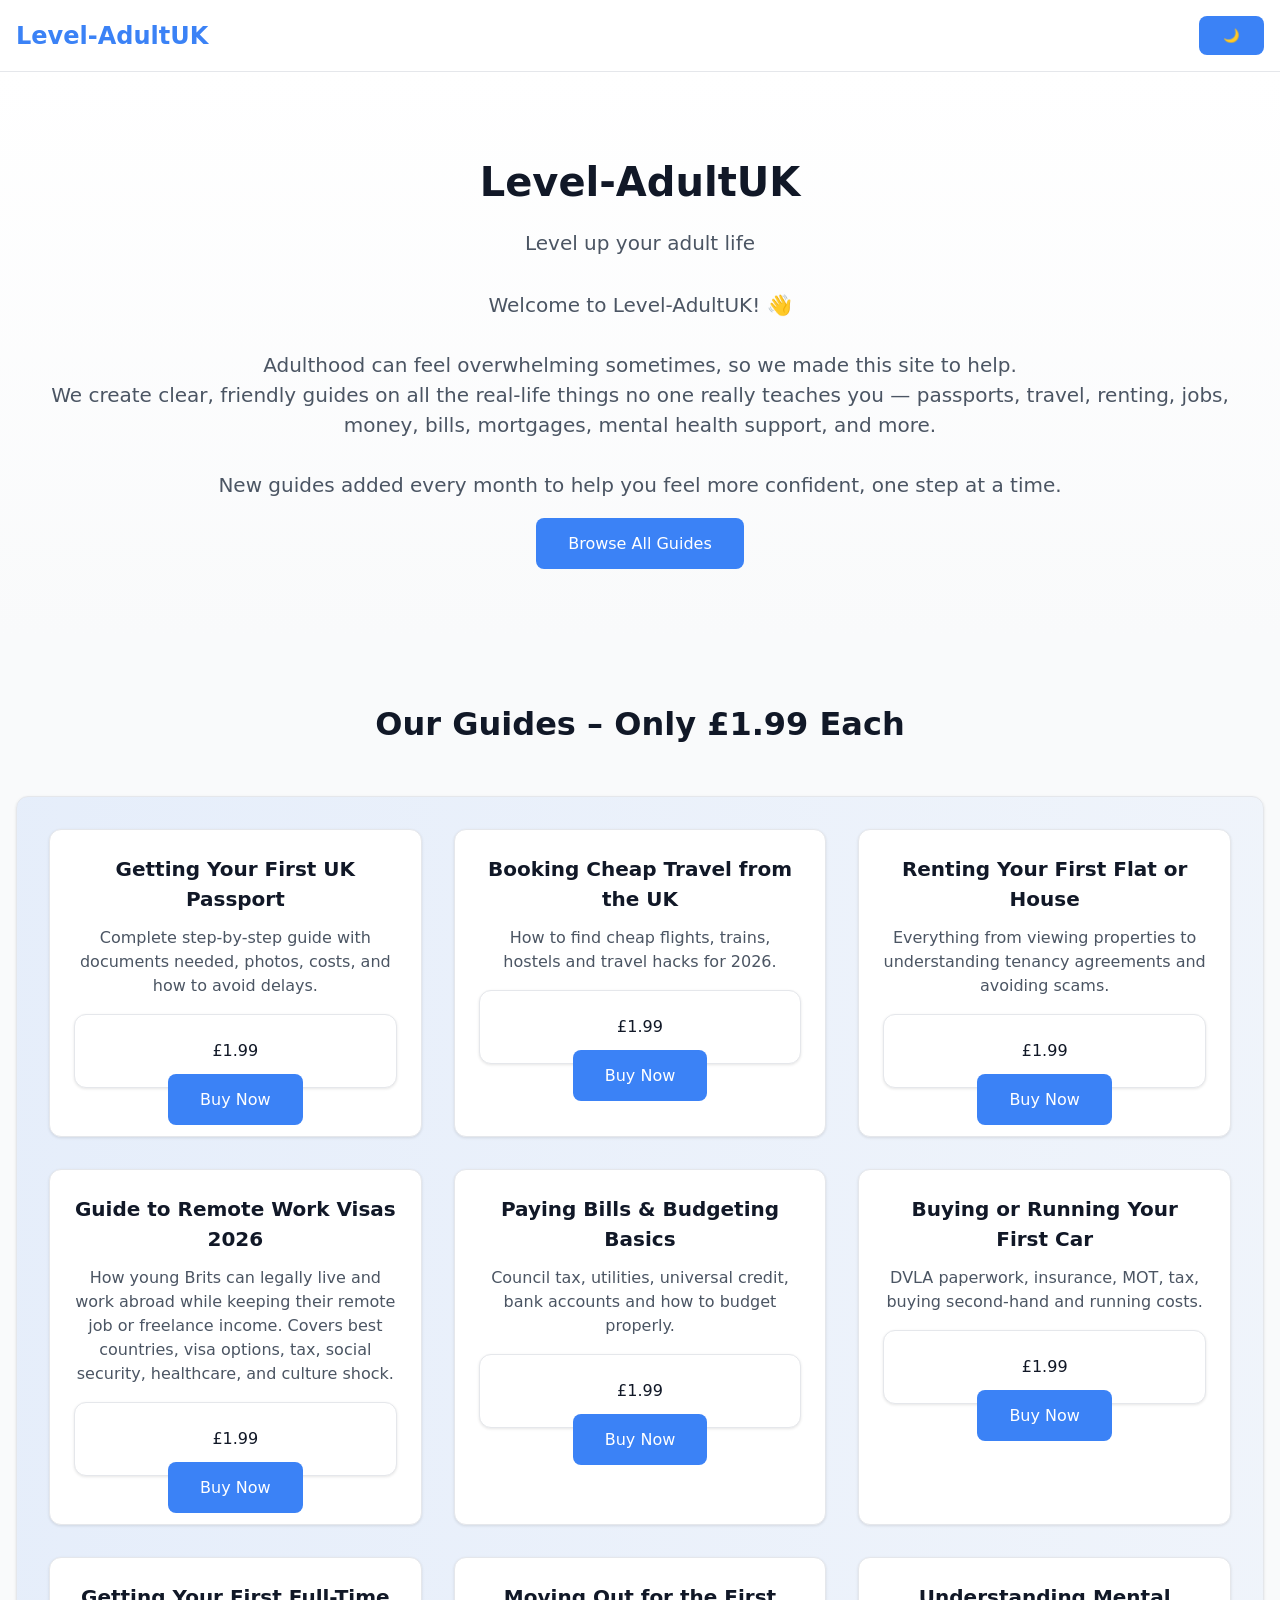
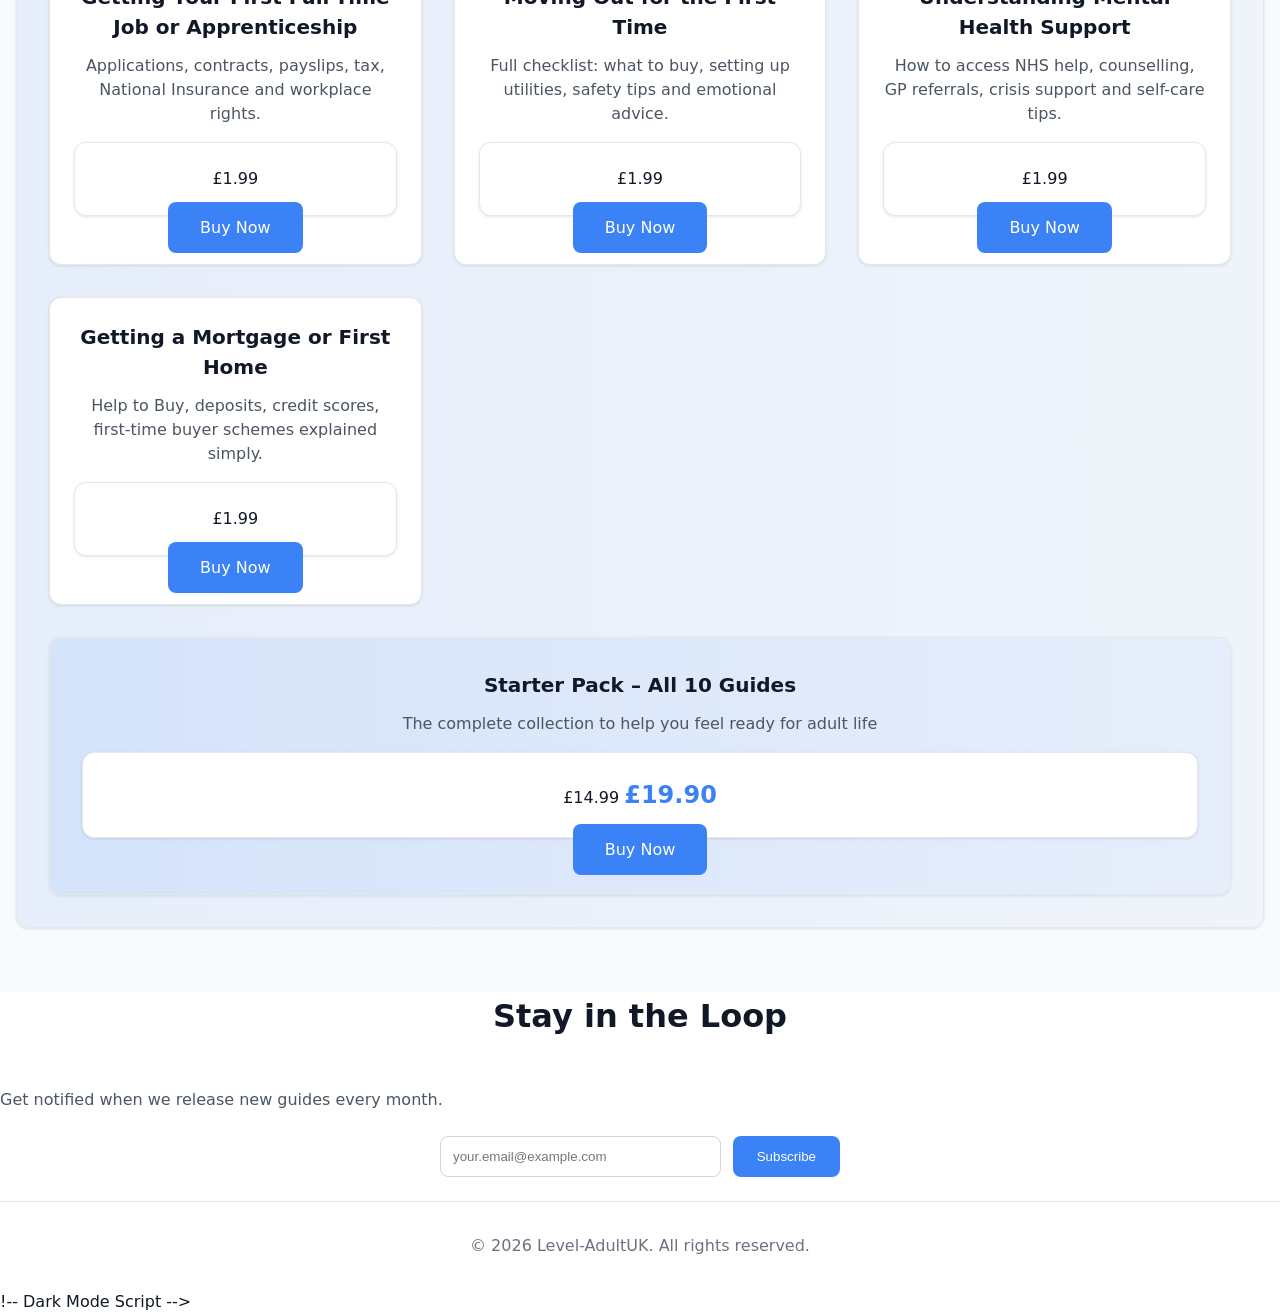
<file: index.html>
<head>
    <meta charset="UTF-8">
    <meta name="viewport" content="width=device-width, initial-scale=1.0">
    
    <!-- SEO Meta Tags -->
    <title>Level Adult UK • £1.99 Guides for First Passport, Job, Mortgage, Mental Health & Moving Abroad</title>
    <meta name="description" content="Practical £1.99 digital guides for young adults in the UK. How to get your first passport, land your first job, rent or buy your first home, manage bills, mental health support and remote work visas.">
    
    <!-- PWA Setup -->
    <link rel="manifest" href="manifest.json">
    <meta name="theme-color" content="#3b82f6">
    <meta name="mobile-web-app-capable" content="yes">
    <meta name="apple-mobile-web-app-status-bar-style" content="default">
    
    <!-- Icons for PWA -->
    <link rel="icon" href="icon-192.png" type="image/png">
    <link rel="apple-touch-icon" href="icon-192.png">
    <link rel="apple-touch-icon" sizes="512x512" href="icon-512.png">
    
    <!-- Styles -->
    <link rel="stylesheet" href="styles.css">
    
    <!-- Payhip Script -->
    <script src="https://payhip.com/payhip.js"></script>
</head>
<body>

  <!-- Header -->
  <header>
    <div class="max-w-7xl mx-auto px-6 py-5 flex justify-between items-center">
      <h1 class="text-3xl font-bold text-blue-600">Level-AdultUK</h1>
      <button id="theme-toggle" aria-label="Toggle dark mode">🌙</button>
    </div>
  </header>

  <!-- Hero + Friendly Banner -->
  <section class="py-16 px-6 bg-gradient-to-b from-blue-50 to-white dark:from-gray-800 dark:to-gray-900">
    <div class="max-w-4xl mx-auto text-center">
      <h2 class="text-5xl font-bold mb-4">Level-AdultUK</h2>
      <p class="text-2xl text-gray-600 dark:text-gray-300 mb-10">Level up your adult life</p>

      <div class="bg-white dark:bg-gray-800 border border-blue-100 dark:border-blue-900 rounded-3xl p-10 mb-12 shadow-sm">
        <p class="text-lg leading-relaxed text-gray-700 dark:text-gray-300">
          Welcome to Level-AdultUK! 👋<br><br>
          Adulthood can feel overwhelming sometimes, so we made this site to help.<br>
          We create clear, friendly guides on all the real-life things no one really teaches you — 
          passports, travel, renting, jobs, money, bills, mortgages, mental health support, and more.<br><br>
          New guides added every month to help you feel more confident, one step at a time.
        </p>
      </div>

      <a href="#guides" class="inline-block bg-blue-600 hover:bg-blue-700 text-white px-10 py-4 rounded-2xl text-lg font-medium transition">
        Browse All Guides
      </a>
    </div>
  </section>

  <!-- Guides Section -->
  <section id="guides" class="py-16 px-6 bg-white dark:bg-gray-900">
    <div class="max-w-7xl mx-auto">
      <h3 class="text-3xl font-bold text-center mb-12">Our Guides – Only £1.99 Each</h3>

      <div class="grid grid-cols-1 md:grid-cols-2 lg:grid-cols-3 gap-8">

        <div class="guide-card">
          <h4>Getting Your First UK Passport</h4>
          <p>Complete step-by-step guide with documents needed, photos, costs, and how to avoid delays.</p>
          <div class="price">£1.99</div>
          <a href="https://payhip.com/b/zKCw7" class="payhip-buy-button" data-theme="blue" data-product="zKCw7">Buy Now</a>
        </div>

        <div class="guide-card">
          <h4>Booking Cheap Travel from the UK</h4>
          <p>How to find cheap flights, trains, hostels and travel hacks for 2026.</p>
          <div class="price">£1.99</div>
          <a href="https://payhip.com/b/63ZHh" class="payhip-buy-button" data-theme="blue" data-product="63ZHh">Buy Now</a>
        </div>

        <div class="guide-card">
          <h4>Renting Your First Flat or House</h4>
          <p>Everything from viewing properties to understanding tenancy agreements and avoiding scams.</p>
          <div class="price">£1.99</div>
          <a href="https://payhip.com/b/9gmnj" class="payhip-buy-button" data-theme="blue" data-product="9gmnj">Buy Now</a>
        </div>

       <div class="guide-card">
  <h4>Guide to Remote Work Visas 2026</h4>
  <p>How young Brits can legally live and work abroad while keeping their remote job or freelance income. Covers best countries, visa options, tax, social security, healthcare, and culture shock.</p>
  <div class="price">£1.99</div>
  
  <!-- Payhip Buy Button -->
  <a href="https://payhip.com/b/PS5Rx" class="payhip-buy-button" data-theme="blue" data-product="PS5Rx">Buy Now</a>
</div>

        <div class="guide-card">
          <h4>Paying Bills & Budgeting Basics</h4>
          <p>Council tax, utilities, universal credit, bank accounts and how to budget properly.</p>
          <div class="price">£1.99</div>
          <a href="https://payhip.com/b/DMIkL" class="payhip-buy-button" data-theme="blue" data-product="DMIkL">Buy Now</a>
        </div>

        <div class="guide-card">
          <h4>Buying or Running Your First Car</h4>
          <p>DVLA paperwork, insurance, MOT, tax, buying second-hand and running costs.</p>
          <div class="price">£1.99</div>
          <a href="https://payhip.com/b/NPtoZ" class="payhip-buy-button" data-theme="blue" data-product="NPtoZ">Buy Now</a>
        </div>

        <div class="guide-card">
          <h4>Getting Your First Full-Time Job or Apprenticeship</h4>
          <p>Applications, contracts, payslips, tax, National Insurance and workplace rights.</p>
          <div class="price">£1.99</div>
          <a href="https://payhip.com/b/A5gxJ" class="payhip-buy-button" data-theme="blue" data-product="A5gxJ">Buy Now</a>
        </div>

        <div class="guide-card">
          <h4>Moving Out for the First Time</h4>
          <p>Full checklist: what to buy, setting up utilities, safety tips and emotional advice.</p>
          <div class="price">£1.99</div>
          <a href="https://payhip.com/b/Hvukq" class="payhip-buy-button" data-theme="blue" data-product="Hvukq">Buy Now</a>
        </div>

        <div class="guide-card">
          <h4>Understanding Mental Health Support</h4>
          <p>How to access NHS help, counselling, GP referrals, crisis support and self-care tips.</p>
          <div class="price">£1.99</div>
          <a href="https://payhip.com/b/X3GiV" class="payhip-buy-button" data-theme="blue" data-product="X3GiV">Buy Now</a>
        </div>

        <div class="guide-card">
          <h4>Getting a Mortgage or First Home</h4>
          <p>Help to Buy, deposits, credit scores, first-time buyer schemes explained simply.</p>
          <div class="price">£1.99</div>
          <a href="https://payhip.com/b/Xy01M" class="payhip-buy-button" data-theme="blue" data-product="Xy01M">Buy Now</a>
        </div>

        <!-- Bundle Card -->
        <div class="guide-card bundle-card col-span-1 md:col-span-2 lg:col-span-3">
          <h4>Starter Pack – All 10 Guides</h4>
          <p class="text-lg">The complete collection to help you feel ready for adult life</p>
          <div class="price">£14.99 <span class="line-through text-gray-400">£19.90</span></div>
          <a href="https://payhip.com/b/yEUuv" class="payhip-buy-button" data-theme="blue" data-product="yEUuv">Buy Now</a>
        </div>

      </div>
    </div>
  </section>

  <!-- Email Signup -->
  <section class="py-16 px-6 bg-gray-50 dark:bg-gray-800">
    <div class="max-w-md mx-auto text-center">
      <h3 class="text-2xl font-bold mb-4">Stay in the Loop</h3>
      <p class="mb-6">Get notified when we release new guides every month.</p>
      <form class="flex gap-3">
        <input type="email" placeholder="your.email@example.com" class="flex-1 px-5 py-3 rounded-xl border">
        <button type="submit" class="bg-blue-600 text-white px-8 py-3 rounded-xl">Subscribe</button>
      </form>
    </div>
  </section>

  <footer class="py-8 text-center text-gray-500 dark:text-gray-400">
    © 2026 Level-AdultUK. All rights reserved.
  </footer>

  !-- Dark Mode Script -->
    <script>
        const toggle = document.getElementById('theme-toggle');
        toggle.addEventListener('click', () => {
            document.documentElement.classList.toggle('dark');
            toggle.textContent = document.documentElement.classList.contains('dark') ? '☀️' : '🌙';
        });
</file>
<file: styles.css>
/* Basic reset and body */
* { box-sizing: border-box; margin: 0; padding: 0; }
body {
  font-family: system-ui, -apple-system, sans-serif;
  line-height: 1.5;
  color: #111827;
  background: #ffffff;
}

/* Dark mode */
html.dark {
  background: #111827;
  color: #f3f4f6;
}
html.dark button { background: #3b82f6; color: white; }
html.dark button:hover { background: #60a5fa; }

/* Header */
header { 
  position: sticky; top: 0; background: rgba(255,255,255,0.8); 
  backdrop-filter: blur(8px); border-bottom: 1px solid #e5e7eb;
}
html.dark header { background: rgba(17,24,39,0.8); border-color: #374151; }
header > div { max-width: 1280px; margin: 0 auto; padding: 1rem; display: flex; justify-content: space-between; align-items: center; }
h1 { color: #3b82f6; font-size: 1.5rem; font-weight: bold; }

/* Hero */
section:first-of-type { padding: 5rem 1rem; text-align: center; background: linear-gradient(to bottom, #ffffff, #f9fafb); }
html.dark section:first-of-type { background: linear-gradient(to bottom, #111827, #1f2937); }
h2 { font-size: 2.5rem; font-weight: bold; margin-bottom: 1rem; }
section:first-of-type p { font-size: 1.25rem; color: #4b5563; margin-bottom: 2rem; }
html.dark section:first-of-type p { color: #9ca3af; }
a { background: #3b82f6; color: white; padding: 1rem 2rem; border-radius: 0.5rem; text-decoration: none; }
a:hover { background: #60a5fa; }

/* Guides grid */
#guides { padding: 4rem 1rem; }
h3 { text-align: center; font-size: 2rem; margin-bottom: 3rem; }
#guides > div > div { display: grid; grid-template-columns: repeat(auto-fit, minmax(280px, 1fr)); gap: 2rem; }
#guides div div { background: white; border: 1px solid #e5e7eb; border-radius: 0.75rem; padding: 1.5rem; box-shadow: 0 1px 3px rgba(0,0,0,0.1); }
html.dark #guides div div { background: #1f2937; border-color: #374151; box-shadow: 0 1px 3px rgba(0,0,0,0.3); }
h4 { font-size: 1.25rem; margin-bottom: 0.75rem; }
p { color: #4b5563; margin-bottom: 1rem; }
html.dark p { color: #9ca3af; }
span { font-size: 1.5rem; font-weight: bold; color: #3b82f6; }

/* Bundle card */
#guides div div:last-child { grid-column: 1 / -1; text-align: center; background: linear-gradient(to right, rgba(59,130,246,0.1), rgba(59,130,246,0.05)); padding: 2rem; }
html.dark #guides div div:last-child { background: linear-gradient(to right, rgba(96,165,250,0.2), rgba(96,165,250,0.1)); }

/* Email section */
section:nth-last-of-type(2) { padding: 4rem 1rem; background: #f9fafb; text-align: center; }
html.dark section:nth-last-of-type(2) { background: #1f2937; }
form { display: flex; gap: 0.75rem; max-width: 400px; margin: 1.5rem auto; }
input { flex: 1; padding: 0.75rem; border: 1px solid #d1d5db; border-radius: 0.5rem; }
html.dark input { background: #374151; border-color: #4b5563; color: white; }
button { background: #3b82f6; color: white; padding: 0.75rem 1.5rem; border-radius: 0.5rem; border: none; cursor: pointer; }
button:hover { background: #60a5fa; }
/* Payhip button styling – makes them match your blue theme */
.payhip-btn {
  background: #3b82f6 !important;
  color: white !important;
  padding: 12px 24px !important;
  border-radius: 12px !important;
  font-size: 1.1rem !important;
  font-weight: 500 !important;
  text-decoration: none !important;
  transition: background 0.2s;
  display: inline-block;
  margin-top: 1rem;
}

.payhip-btn:hover {
  background: #2563eb !important;
}

/* Footer */
footer { padding: 2rem 1rem; text-align: center; color: #6b7280; border-top: 1px solid #e5e7eb; }
html.dark footer { color: #9ca3af; border-color: #374151; }
</file>
